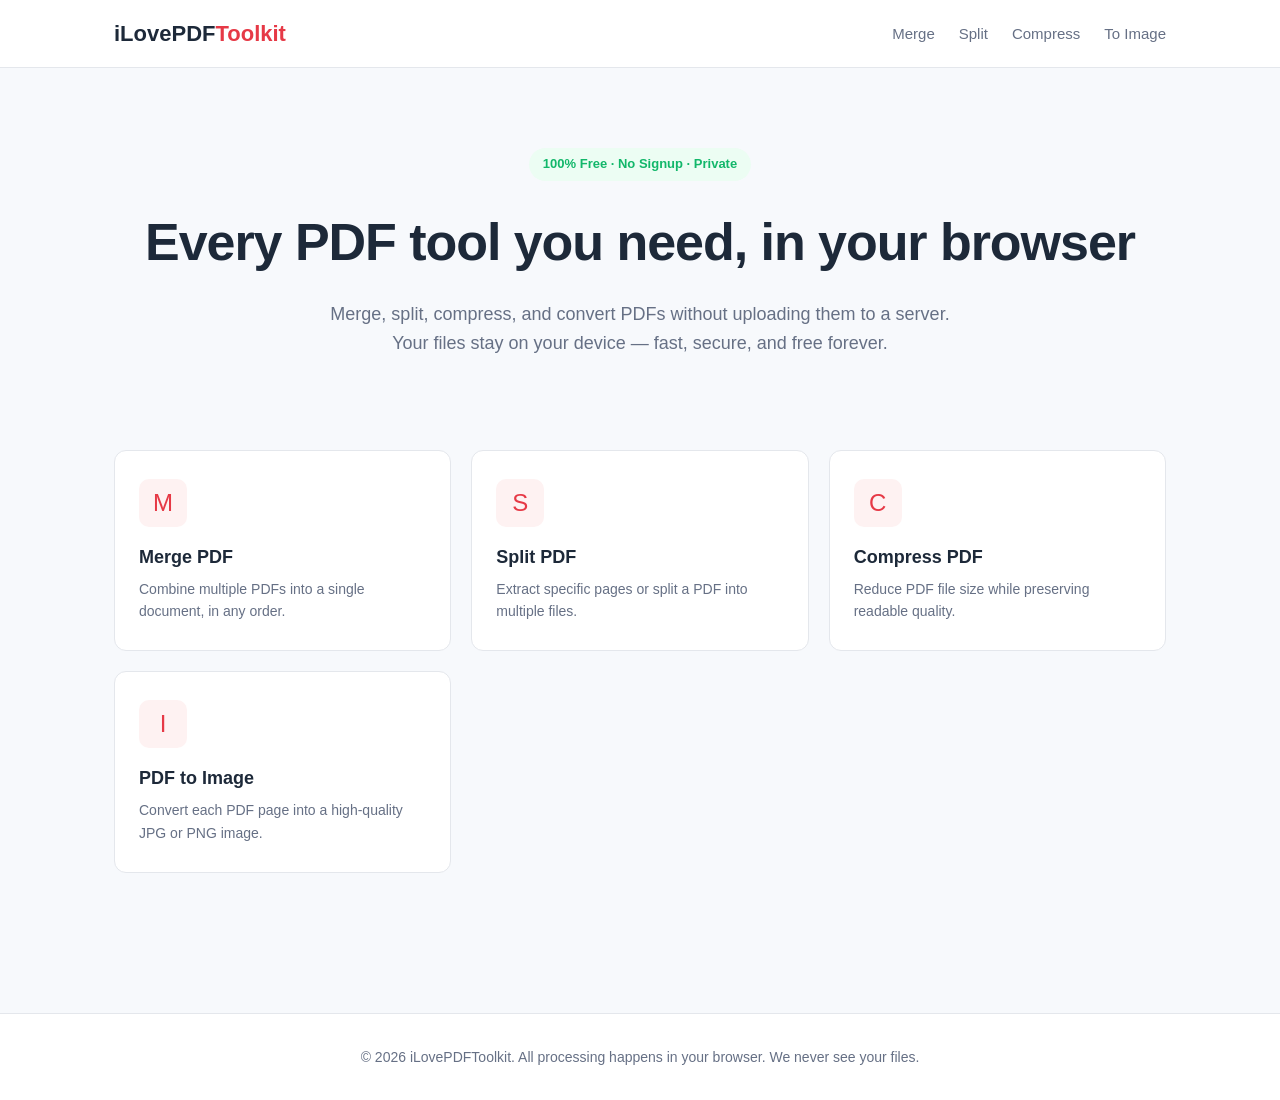
<file: index.html>
<!DOCTYPE html>
<html lang="en">
<head>
  <meta charset="UTF-8" />
  <meta name="viewport" content="width=device-width, initial-scale=1.0" />
  <title>iLovePDFToolkit — Free Online PDF Tools (Merge, Split, Compress, Convert)</title>
  <meta name="description" content="Free online PDF tools to merge, split, compress, and convert PDFs. 100% private — your files never leave your browser. No signup required." />
  <meta name="keywords" content="pdf tools, merge pdf, split pdf, compress pdf, pdf to image, online pdf, free pdf editor" />
  <link rel="stylesheet" href="assets/css/style.css" />
</head>
<body>
  <header>
    <div class="container nav">
      <a href="/" class="logo">iLovePDF<span>Toolkit</span></a>
      <ul class="nav-links">
        <li><a href="merge.html">Merge</a></li>
        <li><a href="split.html">Split</a></li>
        <li><a href="compress.html">Compress</a></li>
        <li><a href="pdf-to-image.html">To Image</a></li>
      </ul>
    </div>
  </header>

  <main>
    <section class="hero">
      <div class="container">
        <span class="badge">100% Free · No Signup · Private</span>
        <h1>Every PDF tool you need, in your browser</h1>
        <p>Merge, split, compress, and convert PDFs without uploading them to a server. Your files stay on your device — fast, secure, and free forever.</p>
      </div>
    </section>

    <section class="container">
      <div class="tools-grid">
        <a href="merge.html" class="tool-card">
          <div class="tool-icon">M</div>
          <h3>Merge PDF</h3>
          <p>Combine multiple PDFs into a single document, in any order.</p>
        </a>
        <a href="split.html" class="tool-card">
          <div class="tool-icon">S</div>
          <h3>Split PDF</h3>
          <p>Extract specific pages or split a PDF into multiple files.</p>
        </a>
        <a href="compress.html" class="tool-card">
          <div class="tool-icon">C</div>
          <h3>Compress PDF</h3>
          <p>Reduce PDF file size while preserving readable quality.</p>
        </a>
        <a href="pdf-to-image.html" class="tool-card">
          <div class="tool-icon">I</div>
          <h3>PDF to Image</h3>
          <p>Convert each PDF page into a high-quality JPG or PNG image.</p>
        </a>
      </div>
    </section>
  </main>

  <footer>
    <div class="container">
      &copy; <span id="year"></span> iLovePDFToolkit. All processing happens in your browser. We never see your files.
    </div>
  </footer>

  <script>
    document.getElementById('year').textContent = new Date().getFullYear();
  </script>
</body>
</html>
</file>
<file: assets/css/style.css>
:root {
  --primary: #e63946;
  --primary-dark: #c92a3a;
  --bg: #f7f9fc;
  --surface: #ffffff;
  --text: #1d2939;
  --text-muted: #667085;
  --border: #e4e7ec;
  --success: #12b76a;
  --shadow: 0 1px 3px rgba(16, 24, 40, 0.06), 0 1px 2px rgba(16, 24, 40, 0.04);
  --shadow-lg: 0 12px 24px rgba(16, 24, 40, 0.08), 0 4px 8px rgba(16, 24, 40, 0.04);
  --radius: 12px;
}

* { box-sizing: border-box; margin: 0; padding: 0; }

body {
  font-family: -apple-system, BlinkMacSystemFont, 'Segoe UI', Roboto, sans-serif;
  background: var(--bg);
  color: var(--text);
  line-height: 1.6;
  -webkit-font-smoothing: antialiased;
}

a { color: var(--primary); text-decoration: none; }
a:hover { text-decoration: underline; }

.container {
  max-width: 1100px;
  margin: 0 auto;
  padding: 0 24px;
}

/* Header */
header {
  background: var(--surface);
  border-bottom: 1px solid var(--border);
  padding: 16px 0;
  position: sticky;
  top: 0;
  z-index: 100;
}
.nav {
  display: flex;
  justify-content: space-between;
  align-items: center;
}
.logo {
  font-size: 22px;
  font-weight: 800;
  color: var(--text);
  text-decoration: none;
}
.logo span { color: var(--primary); }
.nav-links {
  display: flex;
  gap: 24px;
  list-style: none;
}
.nav-links a {
  color: var(--text-muted);
  font-weight: 500;
  font-size: 15px;
}
.nav-links a:hover {
  color: var(--primary);
  text-decoration: none;
}

/* Hero */
.hero {
  text-align: center;
  padding: 80px 0 60px;
}
.hero h1 {
  font-size: clamp(32px, 5vw, 52px);
  font-weight: 800;
  letter-spacing: -0.02em;
  margin-bottom: 16px;
}
.hero p {
  font-size: 18px;
  color: var(--text-muted);
  max-width: 620px;
  margin: 0 auto 12px;
}
.hero .badge {
  display: inline-block;
  background: #ecfdf3;
  color: var(--success);
  padding: 6px 14px;
  border-radius: 999px;
  font-size: 13px;
  font-weight: 600;
  margin-bottom: 20px;
}

/* Tools grid */
.tools-grid {
  display: grid;
  grid-template-columns: repeat(auto-fill, minmax(260px, 1fr));
  gap: 20px;
  padding: 20px 0 80px;
}
.tool-card {
  background: var(--surface);
  border: 1px solid var(--border);
  border-radius: var(--radius);
  padding: 28px 24px;
  text-decoration: none;
  color: var(--text);
  transition: all 0.2s;
  display: block;
}
.tool-card:hover {
  transform: translateY(-3px);
  box-shadow: var(--shadow-lg);
  border-color: var(--primary);
  text-decoration: none;
}
.tool-icon {
  width: 48px;
  height: 48px;
  border-radius: 10px;
  background: #fef2f2;
  color: var(--primary);
  display: flex;
  align-items: center;
  justify-content: center;
  margin-bottom: 16px;
  font-size: 24px;
}
.tool-card h3 {
  font-size: 18px;
  margin-bottom: 6px;
}
.tool-card p {
  color: var(--text-muted);
  font-size: 14px;
}

/* Tool page */
.tool-page {
  padding: 40px 0 80px;
}
.tool-header {
  text-align: center;
  margin-bottom: 32px;
}
.tool-header h1 {
  font-size: 36px;
  margin-bottom: 8px;
}
.tool-header p {
  color: var(--text-muted);
  font-size: 16px;
}

/* Dropzone */
.dropzone {
  background: var(--surface);
  border: 2px dashed var(--border);
  border-radius: var(--radius);
  padding: 60px 20px;
  text-align: center;
  cursor: pointer;
  transition: all 0.2s;
}
.dropzone:hover, .dropzone.dragover {
  border-color: var(--primary);
  background: #fef9f9;
}
.dropzone-icon {
  font-size: 48px;
  margin-bottom: 12px;
}
.dropzone h3 {
  font-size: 18px;
  margin-bottom: 6px;
}
.dropzone p {
  color: var(--text-muted);
  font-size: 14px;
}
.dropzone input[type="file"] { display: none; }

/* File list */
.file-list {
  margin-top: 24px;
  display: flex;
  flex-direction: column;
  gap: 10px;
}
.file-item {
  background: var(--surface);
  border: 1px solid var(--border);
  border-radius: 10px;
  padding: 14px 16px;
  display: flex;
  align-items: center;
  gap: 14px;
}
.file-item .file-icon {
  font-size: 22px;
  color: var(--primary);
}
.file-item .file-info {
  flex: 1;
  min-width: 0;
}
.file-item .file-name {
  font-weight: 500;
  white-space: nowrap;
  overflow: hidden;
  text-overflow: ellipsis;
}
.file-item .file-size {
  font-size: 13px;
  color: var(--text-muted);
}
.file-item .file-actions {
  display: flex;
  gap: 6px;
}
.icon-btn {
  background: transparent;
  border: 1px solid var(--border);
  width: 32px;
  height: 32px;
  border-radius: 8px;
  cursor: pointer;
  display: flex;
  align-items: center;
  justify-content: center;
  font-size: 14px;
  color: var(--text-muted);
  transition: all 0.15s;
}
.icon-btn:hover {
  border-color: var(--primary);
  color: var(--primary);
}
.icon-btn:disabled {
  opacity: 0.4;
  cursor: not-allowed;
}

/* Buttons */
.btn {
  background: var(--primary);
  color: #fff;
  padding: 14px 28px;
  border: none;
  border-radius: 10px;
  font-size: 16px;
  font-weight: 600;
  cursor: pointer;
  transition: all 0.15s;
  display: inline-flex;
  align-items: center;
  gap: 8px;
}
.btn:hover { background: var(--primary-dark); }
.btn:disabled {
  background: var(--border);
  color: var(--text-muted);
  cursor: not-allowed;
}
.btn-secondary {
  background: var(--surface);
  color: var(--text);
  border: 1px solid var(--border);
}
.btn-secondary:hover {
  background: var(--bg);
  border-color: var(--text-muted);
}

.actions-bar {
  margin-top: 28px;
  display: flex;
  justify-content: center;
  gap: 12px;
  flex-wrap: wrap;
}

/* Status / progress */
.status {
  margin-top: 20px;
  padding: 14px 18px;
  border-radius: 10px;
  font-size: 14px;
  text-align: center;
}
.status.info { background: #eff8ff; color: #175cd3; }
.status.success { background: #ecfdf3; color: var(--success); }
.status.error { background: #fef3f2; color: #b42318; }
.hidden { display: none !important; }

/* Form controls */
.form-group {
  margin-top: 20px;
}
.form-group label {
  display: block;
  font-weight: 500;
  margin-bottom: 6px;
  font-size: 14px;
}
.form-group input[type="text"],
.form-group input[type="number"],
.form-group select {
  width: 100%;
  padding: 12px 14px;
  border: 1px solid var(--border);
  border-radius: 10px;
  font-size: 15px;
  font-family: inherit;
  background: var(--surface);
}
.form-group input:focus,
.form-group select:focus {
  outline: none;
  border-color: var(--primary);
}
.form-group small {
  display: block;
  margin-top: 6px;
  color: var(--text-muted);
  font-size: 13px;
}

/* Image preview grid (for pdf-to-image) */
.image-grid {
  margin-top: 24px;
  display: grid;
  grid-template-columns: repeat(auto-fill, minmax(180px, 1fr));
  gap: 16px;
}
.image-card {
  background: var(--surface);
  border: 1px solid var(--border);
  border-radius: 10px;
  overflow: hidden;
  text-align: center;
}
.image-card img {
  width: 100%;
  display: block;
  border-bottom: 1px solid var(--border);
}
.image-card .image-meta {
  padding: 10px;
  font-size: 13px;
  color: var(--text-muted);
}

/* Privacy banner */
.privacy {
  background: #ecfdf3;
  color: #027a48;
  padding: 12px 16px;
  border-radius: 10px;
  text-align: center;
  font-size: 14px;
  margin-bottom: 24px;
}

/* Footer */
footer {
  border-top: 1px solid var(--border);
  background: var(--surface);
  padding: 32px 0;
  text-align: center;
  color: var(--text-muted);
  font-size: 14px;
  margin-top: 60px;
}
footer a { color: var(--text-muted); }

@media (max-width: 640px) {
  .nav-links { gap: 14px; font-size: 14px; }
  .hero { padding: 50px 0 30px; }
  .dropzone { padding: 40px 16px; }
}
</file>
